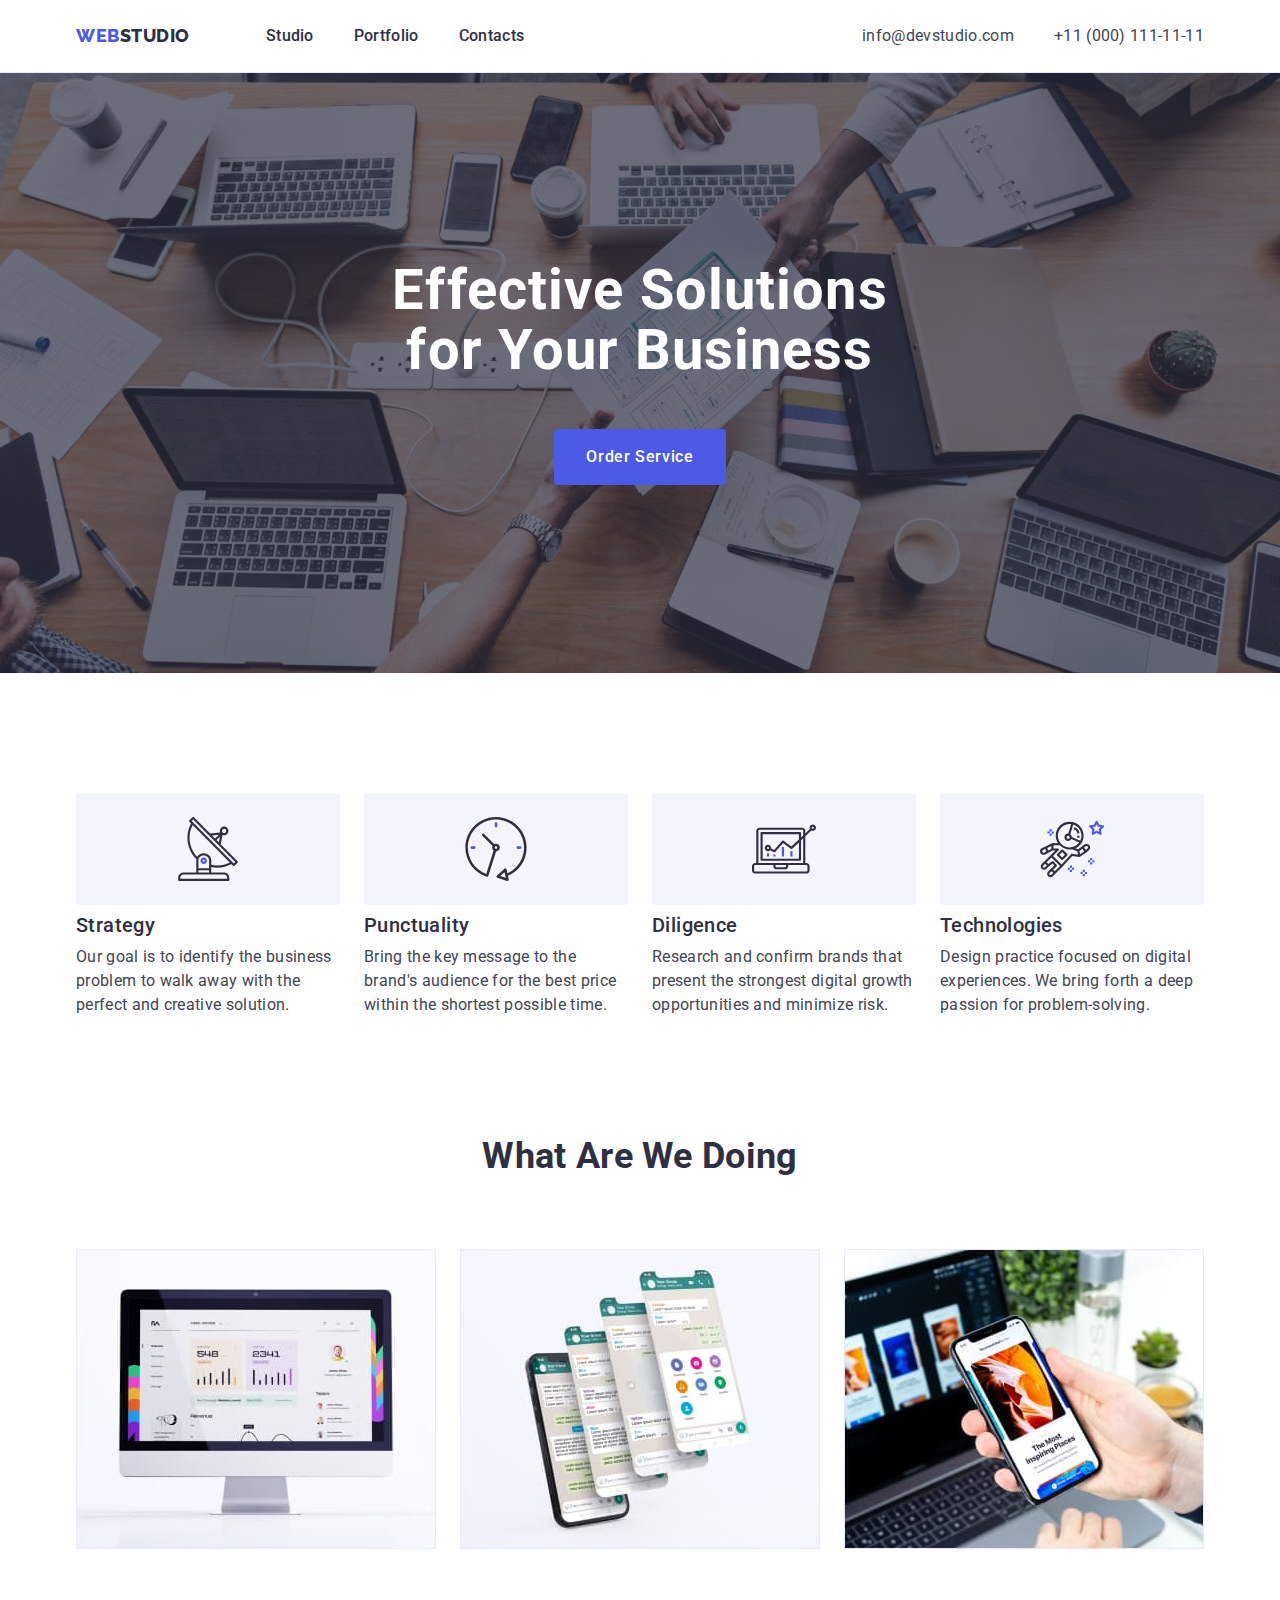
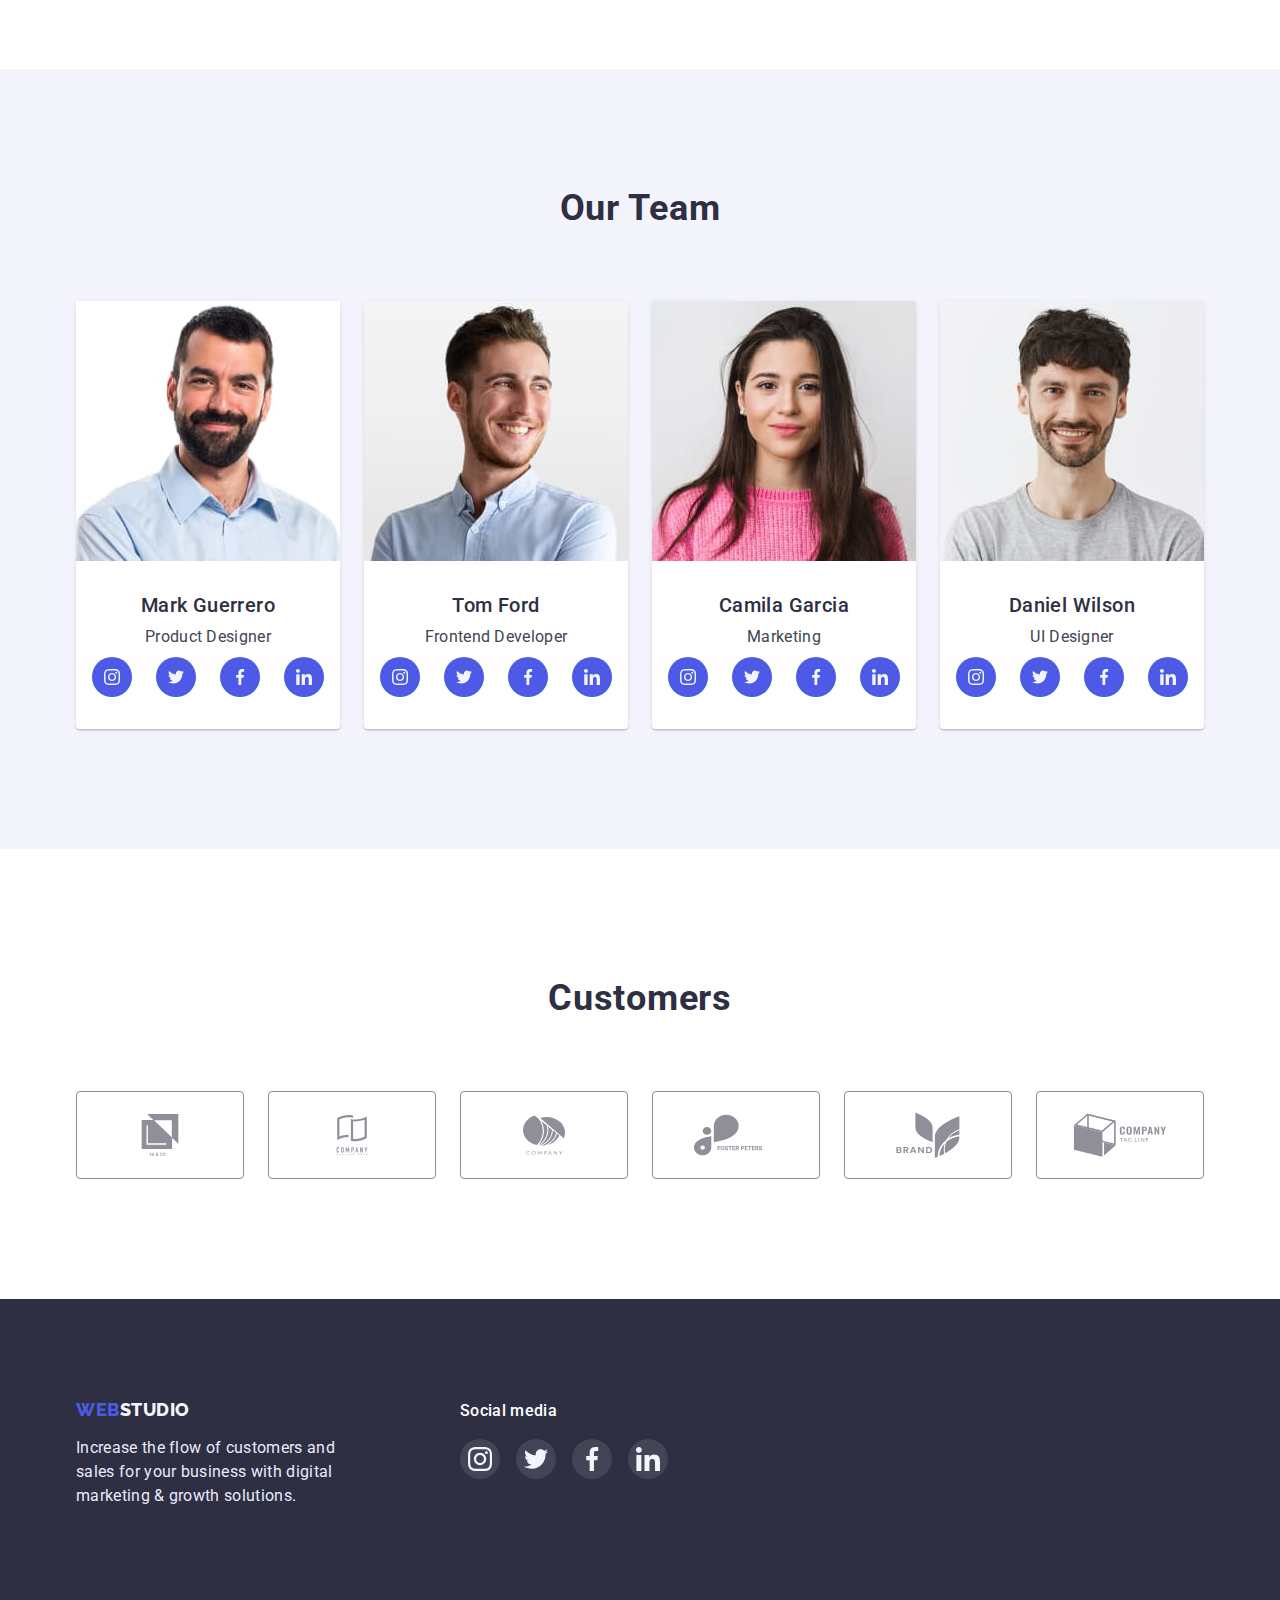
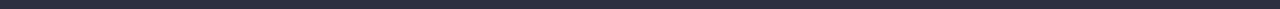
<file: index.html>
<!DOCTYPE html>
<html lang="en">
  <head>
    <meta charset="UTF-8" />
    <meta http-equiv="X-UA-Compatible" content="IE=edge" />
    <meta name="viewport" content="width=device-width, initial-scale=1.0" />
    <title>WebStudio</title>
    <link rel="preconnect" href="https://fonts.googleapis.com" />
    <link rel="preconnect" href="https://fonts.gstatic.com" crossorigin />
    <link
      href="https://fonts.googleapis.com/css2?family=Raleway:wght@800&family=Roboto:wght@400;500;700;900&display=swap"
      rel="stylesheet"
    />
    <link
      rel="stylesheet"
      href="https://cdnjs.cloudflare.com/ajax/libs/modern-normalize/1.1.0/modern-normalize.min.css"
    />
    <link rel="stylesheet" href="./css/styles.css" />
  </head>
  <body>
    <!-- Шапка index -->
    <header class="header">
      <div class="container cont-header">
        <nav class="header-nav">
          <a class="nav-logo link" href="./index.html"
            >Web<span class="nav-logo-s">Studio</span></a
          >
          <ul class="nav-list list">
            <li class="item">
              <a class="nav-link link" href="./index.html">Studio</a>
            </li>
            <li class="item">
              <a class="nav-link link" href="./portfolio.html">Portfolio</a>
            </li>
            <li class="item"><a class="nav-link link" href="">Contacts</a></li>
          </ul>
        </nav>
        <address class="address">
          <ul class="address-list list">
            <li class="item">
              <a class="address-link link" href="mailto:info@devstudio.com"
                >info@devstudio.com</a
              >
            </li>
            <li class="item">
              <a class="address-link link" href="tel:+110001111111"
                >+11 (000) 111-11-11</a
              >
            </li>
          </ul>
        </address>
      </div>
    </header>

    <main>
      <!-- Оглавление/ Hero index -->
      <section class="hero">
        <h1 class="hero-title">
          Effective Solutions<br />
          for Your Business
        </h1>
        <button class="hero-button" type="button">Order Service</button>
      </section>

      <!-- Секция подход к работе/approach to work -->
      <section class="work">
        <div class="container">
          <h2 hidden class="work-title">approach to work</h2>
          <ul class="work-list list">
            <li class="item">
              <div class="work-slider">
                <svg class="work-icon">
                  <use href="./images/symbol-defs.svg#icon-antenna"></use>
                </svg>
              </div>
              <h3 class="work-subtitle">Strategy</h3>
              <p class="work-text">
                Our goal is to identify the business problem to walk away with
                the perfect and creative solution.
              </p>
            </li>
            <li class="item">
              <div class="work-slider">
                <svg class="work-icon">
                  <use href="./images/symbol-defs.svg#icon-clock"></use>
                </svg>
              </div>
              <h3 class="work-subtitle">Punctuality</h3>
              <p class="work-text">
                Bring the key message to the brand's audience for the best price
                within the shortest possible time.
              </p>
            </li>
            <li class="item">
              <div class="work-slider">
                <svg class="work-icon">
                  <use href="./images/symbol-defs.svg#icon-diagram"></use>
                </svg>
              </div>
              <h3 class="work-subtitle">Diligence</h3>
              <p class="work-text">
                Research and confirm brands that present the strongest digital
                growth opportunities and minimize risk.
              </p>
            </li>
            <li class="item">
              <div class="work-slider">
                <svg class="work-icon">
                  <use href="./images/symbol-defs.svg#icon-astronaut"></use>
                </svg>
              </div>
              <h3 class="work-subtitle">Technologies</h3>
              <p class="work-text">
                Design practice focused on digital experiences. We bring forth a
                deep passion for problem-solving.
              </p>
            </li>
          </ul>
        </div>
      </section>
      <!-- Секция картинок -->
      <section class="pictures">
        <div class="container">
          <h2 class="pictures-title">What are we doing</h2>
          <ul class="pictures-list list">
            <li class="pictures-item">
              <img
                src="./images/img1.jpg"
                alt="monitor"
                width="360"
                height="300"
              />
            </li>
            <li class="pictures-item">
              <img
                src="./images/img2.jpg"
                alt="phone"
                width="360"
                height="300"
              />
            </li>
            <li class="pictures-item">
              <img
                src="./images/img3.jpg"
                alt="connection"
                width="360"
                height="300"
              />
            </li>
          </ul>
        </div>
      </section>
      <!-- Секция команда -->
      <section class="team">
        <div class="container">
          <h2 class="team-title">Our Team</h2>
          <ul class="team-list list">
            <li class="team-item">
              <img
                src="./images/foto1.jpg"
                alt="man"
                width="264"
                height="260"
              />
              <div class="team-name">
                <h3 class="team-subtitle">Mark Guerrero</h3>
                <p class="team-text">Product Designer</p>
                <ul class="seti-list list">
                  <li>
                    <a class="seti link" href="">
                      <svg class="seti-icon">
                        <use href="./images/symbol-defs.svg#icon-inst-footer"></use>
                      </svg>
                    </a>
                  </li>
                  <li>
                    <a class="seti link" href="">
                      <svg class="seti-icon">
                        <use href="./images/symbol-defs.svg#icon-twi-footer"></use>
                      </svg>
                    </a>
                  </li>
                  <li>
                    <a class="seti link" href="">
                      <svg class="seti-icon">
                        <use href="./images/symbol-defs.svg#icon-face-footer"></use>
                      </svg>
                    </a>
                  </li>
                  <li>
                    <a class="seti link" href="">
                      <svg class="seti-icon">
                        <use href="./images/symbol-defs.svg#icon-ink-footer"></use>
                      </svg>
                    </a>
                  </li>
                </ul>
              </div>
            </li>
            <li class="team-item">
              <img
                src="./images/foto2.jpg"
                alt="young man"
                width="264"
                height="260"
              />
              <div class="team-name">
                <h3 class="team-subtitle">Tom Ford</h3>
                <p class="team-text">Frontend Developer</p>
                <ul class="seti-list list">
                  <li>
                    <a class="seti link" href="">
                      <svg class="seti-icon">
                        <use href="./images/symbol-defs.svg#icon-inst-footer"></use>
                      </svg>
                    </a>
                  </li>
                  <li>
                    <a class="seti link" href="">
                      <svg class="seti-icon">
                        <use href="./images/symbol-defs.svg#icon-twi-footer"></use>
                      </svg>
                    </a>
                  </li>
                  <li>
                    <a class="seti link" href="">
                      <svg class="seti-icon">
                        <use href="./images/symbol-defs.svg#icon-face-footer"></use>
                      </svg>
                    </a>
                  </li>
                  <li>
                    <a class="seti link" href="">
                      <svg class="seti-icon">
                        <use href="./images/symbol-defs.svg#icon-ink-footer"></use>
                      </svg>
                    </a>
                  </li>
                </ul>
              </div>
            </li>
            <li class="team-item">
              <img
                src="./images/foto3.jpg"
                alt="young girl"
                width="264"
                height="260"
              />
              <div class="team-name">
                <h3 class="team-subtitle">Camila Garcia</h3>
                <p class="team-text">Marketing</p>
                <ul class="seti-list list">
                  <li>
                    <a class="seti link" href="">
                      <svg class="seti-icon">
                        <use href="./images/symbol-defs.svg#icon-inst-footer"></use>
                      </svg>
                    </a>
                  </li>
                  <li>
                    <a class="seti link" href="">
                      <svg class="seti-icon">
                        <use href="./images/symbol-defs.svg#icon-twi-footer"></use>
                      </svg>
                    </a>
                  </li>
                  <li>
                    <a class="seti link" href="">
                      <svg class="seti-icon">
                        <use href="./images/symbol-defs.svg#icon-face-footer"></use>
                      </svg>
                    </a>
                  </li>
                  <li>
                    <a class="seti link" href="">
                      <svg class="seti-icon">
                        <use href="./images/symbol-defs.svg#icon-ink-footer"></use>
                      </svg>
                    </a>
                  </li>
                </ul>
              </div>
            </li>
            <li class="team-item">
              <img
                src="./images/foto4.jpg"
                alt="young man"
                width="264"
                height="260"
              />
              <div class="team-name">
                <h3 class="team-subtitle">Daniel Wilson</h3>
                <p class="team-text">UI Designer</p>
                <ul class="seti-list list">
                  <li>
                    <a class="seti link" href="">
                      <svg class="seti-icon">
                        <use href="./images/symbol-defs.svg#icon-inst-footer"></use>
                      </svg>
                    </a>
                  </li>
                  <li>
                    <a class="seti link" href="">
                      <svg class="seti-icon">
                        <use href="./images/symbol-defs.svg#icon-twi-footer"></use>
                      </svg>
                    </a>
                  </li>
                  <li>
                    <a class="seti link" href="">
                      <svg class="seti-icon">
                        <use href="./images/symbol-defs.svg#icon-face-footer"></use>
                      </svg>
                    </a>
                  </li>
                  <li>
                    <a class="seti link" href="">
                      <svg class="seti-icon">
                        <use href="./images/symbol-defs.svg#icon-ink-footer"></use>
                      </svg>
                    </a>
                  </li>
                </ul>
              </div>
            </li>
          </ul>
        </div>
      </section>

      <!-- Клиенты/Customers -->
      <section class="customers">
        <div class="container">
          <h2 class="customers-title">Customers</h2>
          <ul class="customers-list list">
            <li class="customers-item">
              <a class="customers-link link" href="">
                  <svg class="customers-icon" width="42" height="48">
                    <use href="./images/symbol-defs.svg#icon-Client1"></use>
                  </svg>
              </a>
            </li>
            <li class="customers-item">
                <a class="customers-link link" href="">
                  <svg class="customers-icon" width="40" height="52">
                    <use href="./images/symbol-defs.svg#icon-Client2"></use>
                  </svg>
                </a>
            </li>
            <li class="customers-item">
                <a class="customers-link link" href="">
                  <svg class="customers-icon" width="44" height="42">
                    <use href="./images/symbol-defs.svg#icon-Client3"></use>
                  </svg>
                </a>
            </li>
            <li class="customers-item">
                <a class="customers-link link" href="">
                  <svg class="customers-icon" width="84" height="42">
                    <use href="./images/symbol-defs.svg#icon-Client4"></use>
                  </svg>
                </a>
            </li>
            <li class="customers-item">
                <a class="customers-link link" href="">
                  <svg class="customers-icon" width="64" height="46">
                    <use href="./images/symbol-defs.svg#icon-Client5"></use>
                  </svg>
                </a>
            </li>
            <li class="customers-item">
                <a class="customers-link link" href="">
                  <svg class="customers-icon" width="94" height="44">
                    <use href="./images/symbol-defs.svg#icon-Client6"></use>
                  </svg>
                </a>
            </li>
          </ul>
        </div>
      </section>
    </main>

    <!-- Низ страницы/Подвал index -->
    <footer class="footer-end">
      <div class="container contact">
        <div class="end-website">
          <a class="footer-logo link" href="./index.html">Web<span class="footer-logo-s">Studio</span></a>
          <p class="footer-text">
              Increase the flow of customers and sales for your business with
              digital marketing & growth solutions.
          </p>
        </div>
        <div class="end-social">
          <p class="end-title">Social media</p>
          <ul class="seti-list list">
            <li class="end-item">
              <a class="seti link" href="">
                <svg class="seti-icon end-icon">
                  <use href="./images/symbol-defs.svg#icon-inst-footer"></use>
                </svg>
              </a>
            </li>
            <li class="end-item">
              <a class="seti link" href="">
                <svg class="seti-icon end-icon">
                  <use href="./images/symbol-defs.svg#icon-twi-footer"></use>
                </svg>
              </a>
            </li>
            <li class="end-item">
              <a class="seti link" href="">
                <svg class="seti-icon end-icon">
                  <use href="./images/symbol-defs.svg#icon-face-footer"></use>
                </svg>
              </a>
            </li>
            <li class="end-item">
              <a class="seti link" href="">
                <svg class="seti-icon end-icon">
                  <use href="./images/symbol-defs.svg#icon-ink-footer"></use>
                </svg>
              </a>
            </li>
          </ul>
        </div>
      </div>
    </footer>
  </body>
</html>
</file>
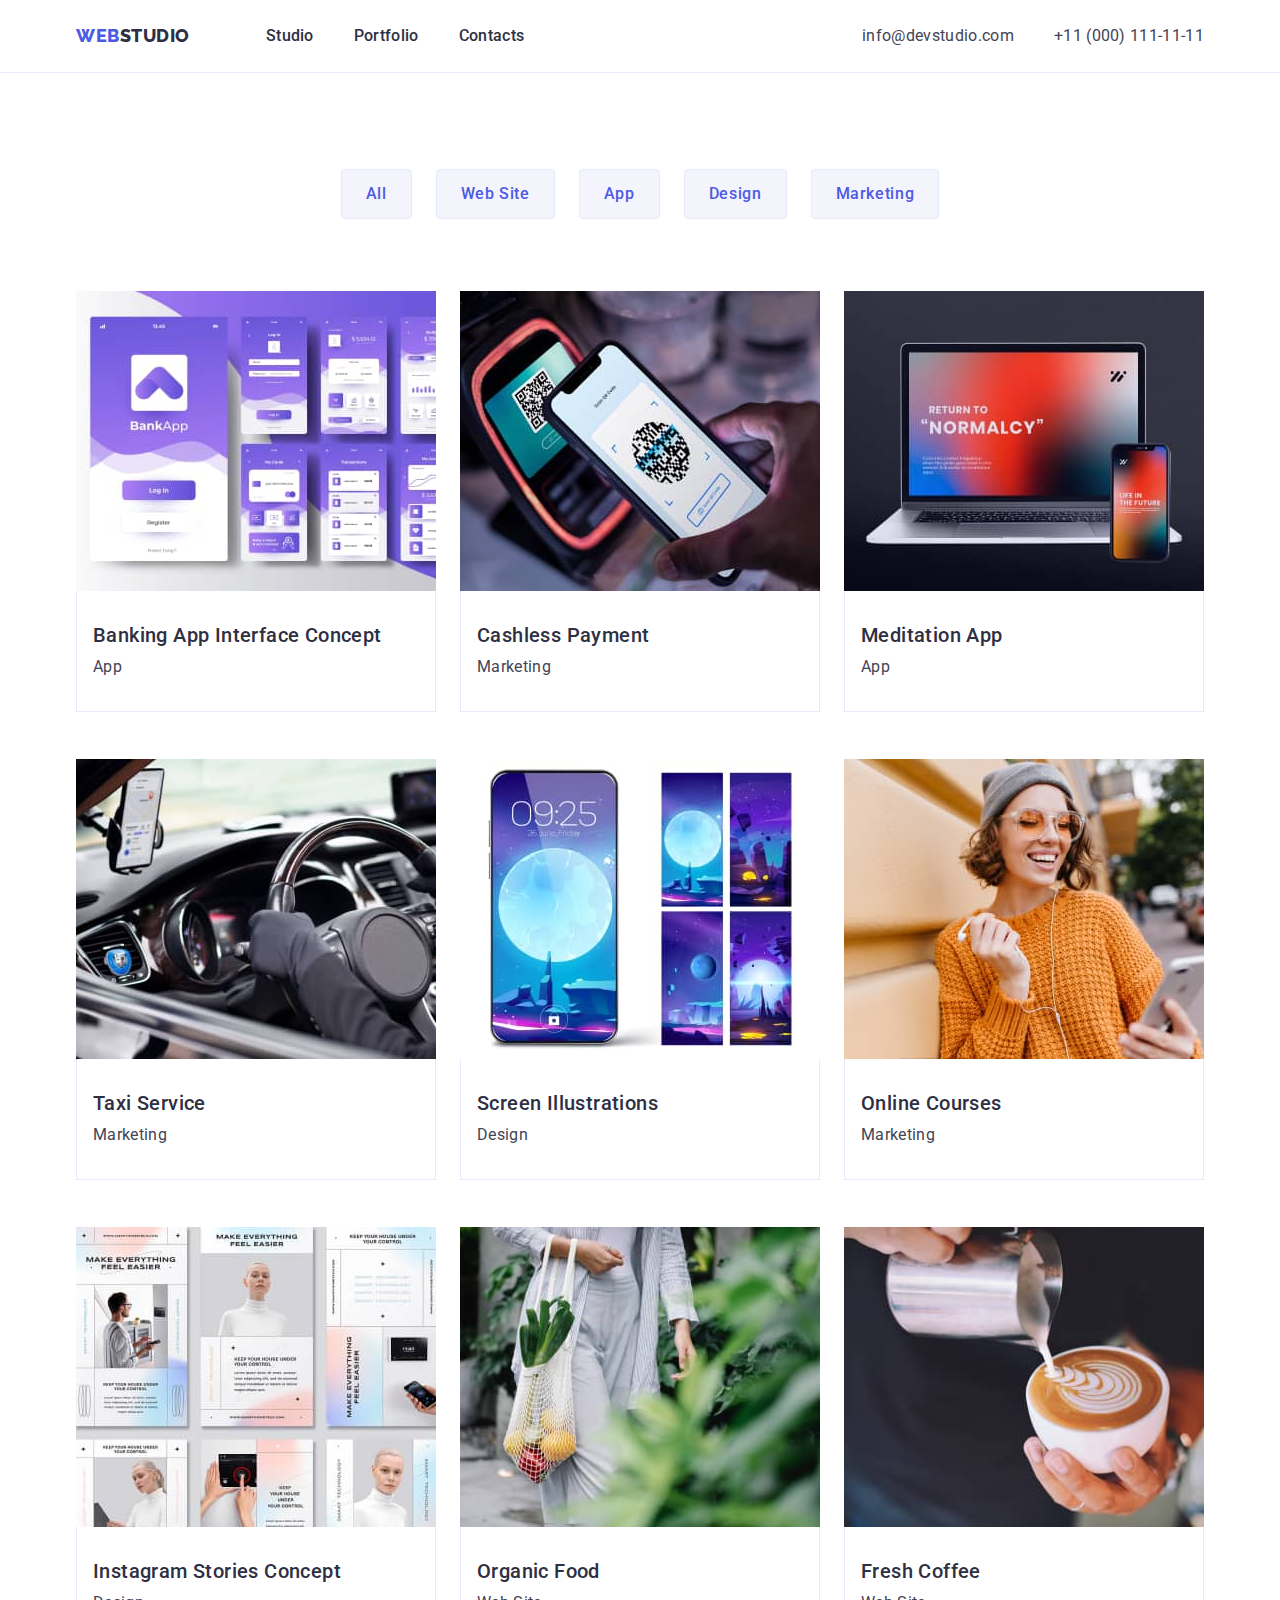
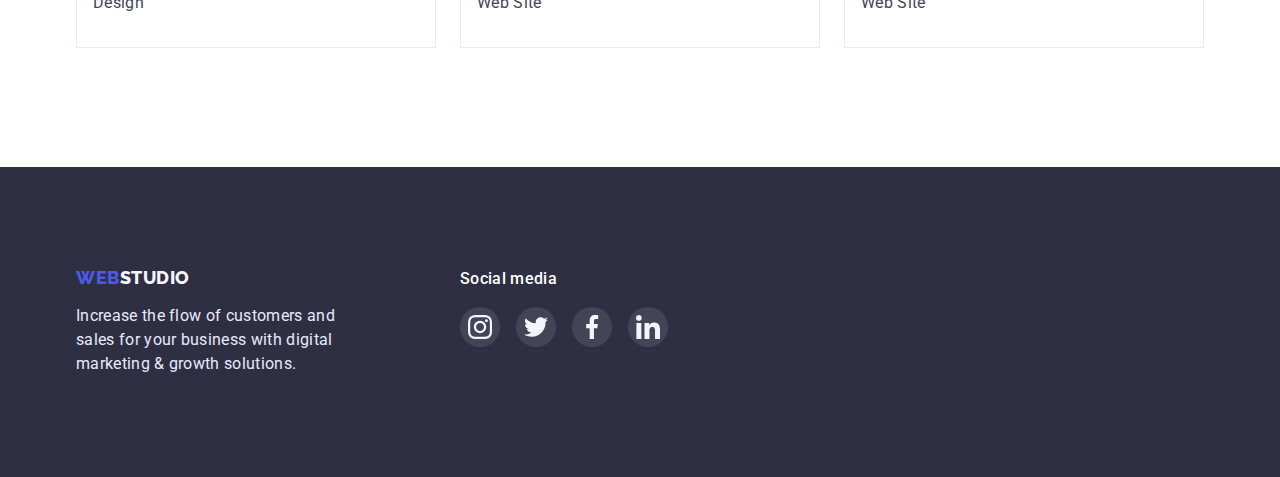
<file: portfolio.html>
<!DOCTYPE html>
<html lang="en">
  <head>
    <meta charset="UTF-8" />
    <meta http-equiv="X-UA-Compatible" content="IE=edge" />
    <meta name="viewport" content="width=device-width, initial-scale=1.0" />
    <title>Portfolio</title>
    <link rel="preconnect" href="https://fonts.googleapis.com" />
    <link rel="preconnect" href="https://fonts.gstatic.com" crossorigin />
    <link
      href="https://fonts.googleapis.com/css2?family=Raleway:wght@800&family=Roboto:wght@400;500;700;900&display=swap"
      rel="stylesheet"
    />
    <link
      rel="stylesheet"
      href="https://cdnjs.cloudflare.com/ajax/libs/modern-normalize/1.1.0/modern-normalize.min.css"
    />
    <link rel="stylesheet" href="./css/styles.css" />
  </head>
  <body>
    <!-- Шапка Portfolio -->
    <header class="header">
      <div class="container cont-header">
        <nav class="header-nav">
          <a class="nav-logo link" href="./index.html"
            >Web<span class="nav-logo-s">Studio</span></a
          >
          <ul class="nav-list list">
            <li class="item">
              <a class="nav-link link" href="./index.html">Studio</a>
            </li>
            <li class="item">
              <a class="nav-link link" href="./portfolio.html">Portfolio</a>
            </li>
            <li class="item"><a class="nav-link link" href="">Contacts</a></li>
          </ul>
        </nav>
        <address class="address">
          <ul class="address-list list">
            <li class="item">
              <a class="address-link link" href="mailto:info@devstudio.com"
                >info@devstudio.com</a
              >
            </li>
            <li class="item">
              <a class="address-link link" href="tel:+110001111111"
                >+11 (000) 111-11-11</a
              >
            </li>
          </ul>
        </address>
      </div>
    </header>
    <main>
      <!-- Секция работ Portfolio -->
      <section class="portfolio-section">
        <div class="container">
          <h1 hidden>project navigation</h1>
          <ul class="control list">
            <li class="item"><button class="btn" type="button">All</button></li>
            <li class="item">
              <button class="btn" type="button">Web Site</button>
            </li>
            <li class="item"><button class="btn" type="button">App</button></li>
            <li class="item">
              <button class="btn" type="button">Design</button>
            </li>
            <li class="item">
              <button class="btn" type="button">Marketing</button>
            </li>
          </ul>
          <ul class="slider list">
            <li class="slider-item">
              <a href="#" class="slider-link link">
                <img
                  src="./images/portfolio1.jpg"
                  alt="app in phone"
                  width="360"
                  height="300"
                />
                <div class="additional">
                  <h2 class="slider-title">Banking App Interface Concept</h2>
                  <p class="slider-text">App</p>
                </div>
              </a>
            </li>
            <li class="slider-item">
              <a href="#" class="slider-link link"
                ><img
                  src="./images/portfolio2.jpg"
                  alt="QR code reading via phone"
                  width="360"
                  height="300"
                />
                <div class="additional">
                  <h2 class="slider-title">Cashless Payment</h2>
                  <p class="slider-text">Marketing</p>
                </div>
              </a>
            </li>
            <li class="slider-item">
              <a href="#" class="slider-link link"
                ><img
                  src="./images/portfolio3.jpg"
                  alt="laptop and phone"
                  width="360"
                  height="300"
                />
                <div class="additional">
                  <h2 class="slider-title">Meditation App</h2>
                  <p class="slider-text">App</p>
                </div>
              </a>
            </li>
            <li class="slider-item">
              <a href="#" class="slider-link link"
                ><img
                  src="./images/portfolio4.jpg"
                  alt="man driving a car"
                  width="360"
                  height="300"
                />
                <div class="additional">
                  <h2 class="slider-title">Taxi Service</h2>
                  <p class="slider-text">Marketing</p>
                </div>
              </a>
            </li>
            <li class="slider-item">
              <a href="#" class="slider-link link"
                ><img
                  src="./images/portfolio5.jpg"
                  alt="phone with wallpaper"
                  width="360"
                  height="300"
                />
                <div class="additional">
                  <h2 class="slider-title">Screen Illustrations</h2>
                  <p class="slider-text">Design</p>
                </div>
              </a>
            </li>
            <li class="slider-item">
              <a href="#" class="slider-link link"
                ><img
                  src="./images/portfolio6.jpg"
                  alt="girl looking at the phone"
                  width="360"
                  height="300"
                />
                <div class="additional">
                  <h2 class="slider-title">Online Courses</h2>
                  <p class="slider-text">Marketing</p>
                </div>
              </a>
            </li>
            <li class="slider-item">
              <a href="#" class="slider-link link"
                ><img
                  src="./images/portfolio7.jpg"
                  alt="instagram pages"
                  width="360"
                  height="300"
                />
                <div class="additional">
                  <h2 class="slider-title">Instagram Stories Concept</h2>
                  <p class="slider-text">Design</p>
                </div>
              </a>
            </li>
            <li class="slider-item">
              <a href="#" class="slider-link link"
                ><img
                  src="./images/portfolio8.jpg"
                  alt="girl carrying vegetables in a bag"
                  width="360"
                  height="300"
                />
                <div class="additional">
                  <h2 class="slider-title">Organic Food</h2>
                  <p class="slider-text">Web Site</p>
                </div>
              </a>
            </li>
            <li class="slider-item">
              <a href="#" class="slider-link link"
                ><img
                  src="./images/portfolio9.jpg"
                  alt="barista pouring milk into coffee"
                  width="360"
                  height="300"
                />
                <div class="additional">
                  <h2 class="slider-title">Fresh Coffee</h2>
                  <p class="slider-text">Web Site</p>
                </div>
              </a>
            </li>
          </ul>
        </div>
      </section>
    </main>

    <!-- Низ страницы/Подвал Portfolio -->
    <footer class="footer-end">
      <div class="container contact">
        <div class="end-website">
          <a class="footer-logo link" href="./index.html">Web<span class="footer-logo-s">Studio</span></a>
          <p class="footer-text">
              Increase the flow of customers and sales for your business with
              digital marketing & growth solutions.
          </p>
        </div>
        <div class="end-social">
          <p class="end-title">Social media</p>
          <ul class="seti-list list">
            <li class="end-item">
              <a class="seti link" href="">
                <svg class="seti-icon end-icon">
                  <use href="./images/symbol-defs.svg#icon-inst-footer"></use>
                </svg>
              </a>
            </li>
            <li class="end-item">
              <a class="seti link" href="">
                <svg class="seti-icon end-icon">
                  <use href="./images/symbol-defs.svg#icon-twi-footer"></use>
                </svg>
              </a>
            </li>
            <li class="end-item">
              <a class="seti link" href="">
                <svg class="seti-icon end-icon">
                  <use href="./images/symbol-defs.svg#icon-face-footer"></use>
                </svg>
              </a>
            </li>
            <li class="end-item">
              <a class="seti link" href="">
                <svg class="seti-icon end-icon">
                  <use href="./images/symbol-defs.svg#icon-ink-footer"></use>
                </svg>
              </a>
            </li>
          </ul>
        </div>
      </div>
    </footer>
  </body>
</html>
</file>
<file: css/styles.css>
body {
font-family: Roboto, sans-serif;
letter-spacing: 0.02em;
background-color: #fff;
color: var(--primary-text-color);
}

:root {
    --white: #fff;
    --primary-text-color: #434455;
    --title-text-color: #2E2F42;
    --normal-color-IRIS: #4D5AE5;
    --accent-color-OCEAN: #404BBF;
    --hero-background: linear-gradient(rgba(46, 47, 66, 0.7), rgba(46, 47, 66, 0.7));
    --seti-social-CLOUD: #F4F4FD;
    --footer-hover-social: #31D0AA;
   
}

.container {
margin-left: auto;
margin-right: auto;
width: 1158px;
padding: 0 15px;
/* border: 2px solid red; */
}

.link {
    text-decoration: none;
}

.list {
  list-style: none;
  padding: 0;
  margin: 0; 
}

h1, h2, h3, h4, h5, h6, p {
    margin-top: 0;
    margin-bottom: 0;
}

img {
    display: block;
    max-width: 100%;
    height: auto;
}

/* Шапка index      +       Шапка Portfolio---------------*/
.header {
border-bottom: 1px solid #E7E9FC;
}

.cont-header {
    display: flex;
    align-items: center;
}

.header-nav {
    display: flex;
    align-items: center;

}

.nav-logo {
    margin-right: 76px;
    color: var(--normal-color-IRIS);
    font-family: Raleway, sans-serif;
    font-weight: 800;
    font-size: 18px;
    line-height: 1.17;
    letter-spacing: 0.03em;
    text-transform: uppercase;
}

.nav-logo-s {
    color: #2E2F42;
}

.nav-list {
display: flex;
}

.nav-list .item:not(:last-child) {
    margin-right: 40px;
}

.nav-link {
    display: block;
    padding: 24px 0;
    color: #2E2F42;
    font-weight: 500;
    font-size: 16px;
    line-height: 1.5;
}
.nav-link:hover, .nav-link:focus, .nav-link:active {
    color: var(--accent-color-OCEAN);
}

.address {
    font-style: normal;
    margin-left: auto;
}

.address-list {
    display: flex;
}

.address-list .item:not(:last-child) {
    margin-right: 40px;
}

.address-link {
    color: var(--primary-text-color);
    font-weight: 400;
    font-size: 16px;
    line-height: 1.5;
}

.address-link:hover, .address-link:focus, .address-link:active {
color: var(--accent-color-OCEAN);
}

/* Оглавление/ Hero index */
.hero {
    max-width: 1440px;
    height: 600px;
    margin: auto;
    padding-top: 188px;
    padding-bottom: 188px;
    text-align: center;
    background-color: var(--title-text-color);
    background-image: var(--hero-background), url(../images/people-office.jpg);
    background-repeat: no-repeat;
    background-position: center;
    background-size: cover;
}

.hero-title {
    margin-bottom: 48px;
    color: var(--white);
    font-size: 56px;
    line-height: 1.07;
    letter-spacing: 0.02em;
}

.hero-button {
    display: inline-block;
    min-width: 169px;
    height: 56px;
    padding: 16px 32px;
    border: none;
    border-radius: 4px;
    color: var(--white);
    background-color: var(--normal-color-IRIS);
    font-family: Roboto, sans-serif;
    font-style: normal;
    font-weight: 500;
    font-size: 16px;
    line-height: 1.5;
    letter-spacing: 0.04em;
    cursor: pointer;
}

.hero-button:hover, .hero-button:focus {
    color: var(--white);
    background-color: var(--accent-color-OCEAN);
}


/* Секция подход к работе/approach to work */
.work {
    padding-top: 120px;
    padding-bottom: 120px;
}

.work-list {
display: flex;
}

.work-list .item {
width: 264px;
}

.work-slider {
    width: 264px;
    height: 112px;
    background-color: var(--seti-social-CLOUD);
    display: flex;
    align-items: center;
    justify-content: center;
    border-radius: 4px;
}

.work-icon {
    width: 64px;
    height: 64px;
}

/* .work-list .item::before{
    display: block;
    content: "";
    height: 112px;
    border-radius: 4px;
    background-color: #F4F4FD;
    background-repeat: no-repeat;
    background-position: center;
}

.icon-antenna::before{
    background-image: url(../images/antenna.svg);
}

.icon-clock::before {
    background-image: url(../images/clock.svg);
}

.icon-diagram::before {
    background-image: url(../images/diagram.svg);
}

.icon-astronaut::before {
    background-image: url(../images/astronaut.svg);
} */

.work-list .item:not(:last-child) {
margin-right: 24px;
}

.work-subtitle {
    margin-top: 8px;
    margin-bottom: 8px;
    color: var(--title-text-color);
    font-weight: 500;
    font-size: 20px;
    line-height: 1.2;
    letter-spacing: 0.02em;
}
    
.work-text {
font-size: 16px;
line-height: 1.5;
}

/* Секция картинок */
.pictures {
    padding-bottom: 120px;
}

.pictures-title {
    margin-bottom: 72px;
    color: var(--title-text-color);
    font-weight: 700;
    font-size: 36px;
    line-height: 1.11;
    text-align: center;
    text-transform: capitalize;
}

.pictures-list {
    display: flex;
    flex-wrap: wrap;
    gap: 24px;
}

.pictures-item {
    flex-basis: calc((100% - 48px)/ 3);
}
/* .pictures-item:not(:last-child) {
    margin-right: 24px;
} */

/* Секция команда */
.team {
    padding-top: 120px;
    padding-bottom: 120px;
    background-color: #F4F4FD;
}

.team-title {
    margin-bottom: 72px;
    color: var(--title-text-color);
    font-weight: 700;
    font-size: 36px;
    line-height: 1.11;
    letter-spacing: 0.02em;
    text-align: center;
    text-transform: capitalize;
}

.team-list {
    display: flex;
}

.team-item {
    background-color: var(--white);
    box-shadow: 0px 1px 6px rgba(46, 47, 66, 0.08), 0px 1px 1px rgba(46, 47, 66, 0.16), 0px 2px 1px rgba(46, 47, 66, 0.08);
    border-radius: 0px 0px 4px 4px;
}

.team-item:not(:last-child) {
    margin-right: 24px;
}

.team-name {
padding: 32px 16px;
align-items: center;
}

.team-subtitle {
    color: var(--title-text-color);
    font-weight: 500;
    font-size: 20px;
    line-height: 1.2;
    letter-spacing: 0.02em;
    text-align: center;
}

.team-text {
    margin-top: 8px;
    margin-bottom: 8px;
    font-weight: 400;
    font-size: 16px;
    line-height: 1.5;
    letter-spacing: 0.02em;
    text-align: center;
}

.seti-list {
    display: flex;
    justify-content: space-between;

}

.seti-list li {
    display: flex;
    align-items: center;
    justify-content: center;
    width: 40px;
    height: 40px;
}


.seti {
    display: flex;
    justify-content: center;
    align-items: center;
    width: 100%;
    height: 100%;
    border-radius: 50%;
    background-color: var(--normal-color-IRIS);
}

.seti:hover, .seti:focus {
    background-color: var(--accent-color-OCEAN);
}

.seti-icon {
    width: 16px;
    height: 16px;
    fill: var(--seti-social-CLOUD); 
}


/* /* .team-item::after {
    display: inline-block;
    margin: auto;
    height: 40px;
    width: 40px;
    background-color: var(--normal-color-IRIS);
    background-image: url(../images/instagram.svg);
    content: '';
    background-size: contain;
    background-repeat: no-repeat;
    background-position: center;
    border-radius: 50%;
    
 
}

.team-item:hover::after, .team-item:focus::after {
background-color: var(--footer-hover-social);
} */


/* Клиенты/Customers */

.customers {
    padding-top: 130px;
    padding-bottom: 120px;
    background: var(--white);
}

.customers-title {
    margin-bottom: 72px;
    color: var(--title-text-color);
    font-weight: 700;
    font-size: 36px;
    line-height: 1.11;
    letter-spacing: 0.02em;
    text-align: center;
    text-transform: capitalize;
}

.customers-list {
    display: flex;
    gap: 24px;
    justify-content: center;
    align-items: center;
    list-style: none;
}

.customers-item {
    width: 168px;
    height: 88px;
}

.customers-link {
    display: flex;
    justify-content: center;
    align-items: center;
    width: 100%;
    height: 100%;
    border: 1px solid #8E8F99;
    color: #8E8F99;
    border-radius: 4px;   
}

.customers-icon {
    fill: currentColor;
}

.customers-link:hover, .customers-link:focus {
    border-color: var(--accent-color-OCEAN);
    color: var(--accent-color-OCEAN);
}

/* Низ страницы/Подвал index     +      Подвал Portfolio---------------*/
.footer-end {
    max-width: 1440px;
    height: 310px;
    margin-left: auto;
    margin-right: auto;
    padding-top: 100px;
    padding-bottom: 100px;
    background-color: #2e2f42;
}

.contact {
    display: flex;
}

.end-website {
    margin-right: 120px;
}

.footer-logo {
    color: var(--normal-color-IRIS);
    font-family: Raleway, sans-serif;
    font-weight: 800;
    font-size: 18px;
    line-height: 1.17;
    letter-spacing: 0.03em;
    text-transform: uppercase;
}

.footer-logo-s {
    color: #F4F4FD;
}

.footer-text {
    width: 264px;
    margin-top: 16px;
    color: #E7E9FC;
    font-size: 16px;
    line-height: 1.5;
}

.end-social {
    width: 208px;
}

.end-title {
    font-weight: 500;
    font-size: 16px;
    line-height: 1.5;
    margin-bottom: 16px;
    color: var(--white);
}

.end-item a {
    background-color: rgba(255, 255, 255, 0.1);
}
.end-item a:hover, .end-item a:focus {
    background-color: var(--footer-hover-social);
    /* filter: drop-shadow(0px 4px 4px rgba(0, 0, 0, 0.25)); */
    box-shadow: 0px 4px 4px rgba(0, 0, 0, 0.25);
}

.end-icon {
    width: 24px;
    height: 24px;
}

/* ---------------------- Portfolio----------------------- */
/* ----------------Секция работ Portfolio----------------------- */

.portfolio-section {
    padding: 96px 0 120px 0;
}


.control {
    display: flex;
    justify-content: center;
    margin-bottom: 72px;
}

.control .btn {
    padding: 12px 24px;
    border: 1px solid #E7E9FC;
    border-radius: 4px;
    font-family: "Roboto", sans-serif;
    font-weight: 500;
    font-size: 16px;
    line-height: 1.5;
    letter-spacing: 0.04em;
    color: var(--normal-color-IRIS);
    background-color: #F4F4FD;
    cursor: pointer;
}

.control .item:not(:last-child) {
    margin-right: 24px;
}

.control .btn:hover, .control .btn:focus{
    color: var(--white);
    background-color: var(--accent-color-OCEAN);
    border: 1px solid var(--accent-color-OCEAN);
    box-shadow: 0px 3px 1px rgba(0, 0, 0, 0.1), 0px 2px 1px rgba(0, 0, 0, 0.08), 0px 2px 2px rgba(0, 0, 0, 0.12);
}

.slider {
    display: flex;
    flex-wrap: wrap;
    
}

.slider-item {
    width: 360px;
    height: 420px;
    margin-right: 24px;
    margin-bottom: 48px;
}

.slider-item:nth-child(3n) {
    margin-right: 0;
}

.slider-item:nth-last-child(-n+3) {
    margin-bottom: 0;
}

.slider-link {
    display: block;
}

.slider-link:hover, .slider-link:focus {
    box-shadow: 0px 1px 6px rgba(46, 47, 66, 0.08), 0px 1px 1px rgba(46, 47, 66, 0.16), 0px 2px 1px rgba(46, 47, 66, 0.08);
}

.additional {
    padding: 32px 16px;
    border-right: 1px solid #E7E9FC;
    border-bottom: 1px solid #E7E9FC;
    border-left: 1px solid #E7E9FC;
}

.additional:hover, .additional:focus {
    border-right: 1px solid #F4F4FD;
    border-bottom: 1px solid #F4F4FD;
    border-left: 1px solid #F4F4FD;
}

.slider-title {
    color: var(--title-text-color);
    font-weight: 500;
    font-size: 20px;
    line-height: 1.2;
    letter-spacing: 0.02em;
}

.slider-text {
    margin-top: 8px;
    color: var(--primary-text-color);
    font-size: 16px;
    line-height: 1.5;
}
</file>
